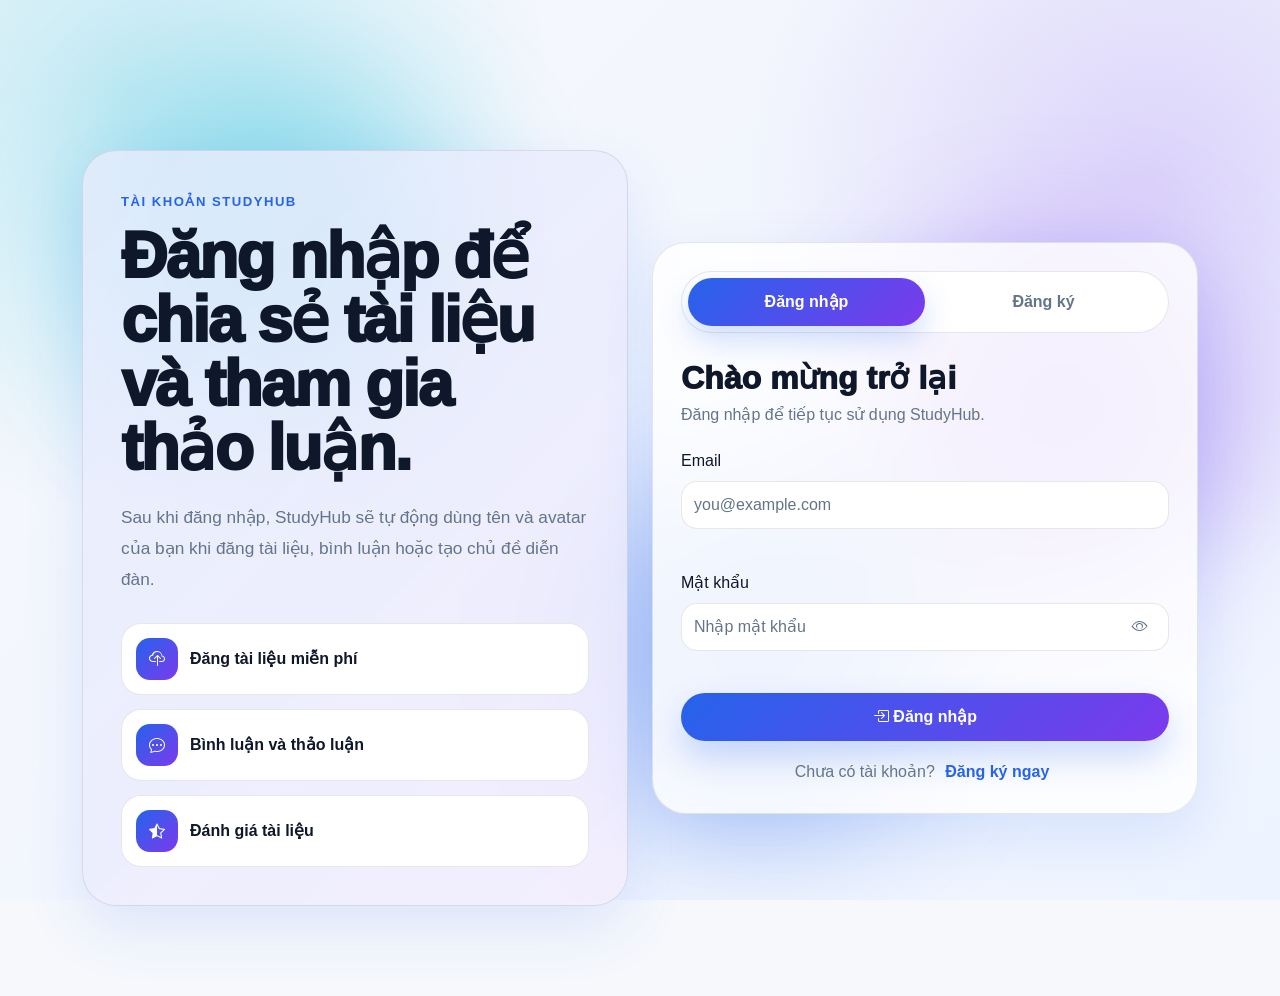
<file: login.html>
<!doctype html>
<html lang="vi">
  <head>
    <meta charset="UTF-8" />
    <meta name="viewport" content="width=device-width, initial-scale=1.0" />
    <title>Đăng nhập - StudyHub</title>

    <link
      href="https://cdn.jsdelivr.net/npm/bootstrap@5.3.3/dist/css/bootstrap.min.css"
      rel="stylesheet"
    />

    <link
      href="https://cdn.jsdelivr.net/npm/bootstrap-icons@1.11.3/font/bootstrap-icons.css"
      rel="stylesheet"
    />

    <link rel="stylesheet" href="./assets/css/base.css" />
    <link rel="stylesheet" href="./assets/css/components.css" />
    <link rel="stylesheet" href="./assets/css/login.css" />
    <link rel="stylesheet" href="./assets/css/responsive.css" />
  </head>

  <body>
    <div class="app-bg">
      <div class="blur-circle blur-1"></div>
      <div class="blur-circle blur-2"></div>
      <div class="blur-circle blur-3"></div>
    </div>

    <!-- LOGIN PAGE -->
    <main class="auth-page">
      <div class="container">
        <div class="row g-4 align-items-center">
          <div class="col-lg-6">
            <div class="auth-intro">
              <span class="section-kicker">Tài khoản StudyHub</span>

              <h1>Đăng nhập để chia sẻ tài liệu và tham gia thảo luận.</h1>

              <p>
                Sau khi đăng nhập, StudyHub sẽ tự động dùng tên và avatar của
                bạn khi đăng tài liệu, bình luận hoặc tạo chủ đề diễn đàn.
              </p>

              <div class="auth-benefits">
                <div>
                  <i class="bi bi-cloud-upload"></i>
                  <span>Đăng tài liệu miễn phí</span>
                </div>

                <div>
                  <i class="bi bi-chat-dots"></i>
                  <span>Bình luận và thảo luận</span>
                </div>

                <div>
                  <i class="bi bi-star-half"></i>
                  <span>Đánh giá tài liệu</span>
                </div>
              </div>
            </div>
          </div>

          <div class="col-lg-6">
            <div class="auth-card">
              <div class="auth-tabs">
                <button id="loginTab" class="auth-tab active" type="button">
                  Đăng nhập
                </button>

                <button id="registerTab" class="auth-tab" type="button">
                  Đăng ký
                </button>
              </div>

              <!-- LOGIN FORM -->
              <form id="loginForm" class="auth-form" novalidate>
                <div class="auth-form-title">
                  <h2>Chào mừng trở lại</h2>
                  <p>Đăng nhập để tiếp tục sử dụng StudyHub.</p>
                </div>

                <div class="mb-3">
                  <label class="form-label">Email</label>
                  <input
                    type="email"
                    id="loginEmail"
                    class="form-control auth-control"
                    placeholder="you@example.com"
                  />
                  <small id="loginEmailError" class="error-message"></small>
                </div>

                <div class="mb-3">
                  <label class="form-label">Mật khẩu</label>
                  <div class="password-box">
                    <input
                      type="password"
                      id="loginPassword"
                      class="form-control auth-control"
                      placeholder="Nhập mật khẩu"
                    />

                    <button
                      class="password-toggle"
                      type="button"
                      data-target="loginPassword"
                    >
                      <i class="bi bi-eye"></i>
                    </button>
                  </div>
                  <small id="loginPasswordError" class="error-message"></small>
                </div>

                <button id="loginBtn" type="submit" class="btn btn-main w-100">
                  <i class="bi bi-box-arrow-in-right"></i>
                  Đăng nhập
                </button>

                <p class="auth-note">
                  Chưa có tài khoản?
                  <button id="goRegisterBtn" type="button">Đăng ký ngay</button>
                </p>
              </form>

              <!-- REGISTER FORM -->
              <form id="registerForm" class="auth-form d-none" novalidate>
                <div class="auth-form-title">
                  <h2>Tạo tài khoản mới</h2>
                  <p>Đăng ký để bắt đầu chia sẻ tài liệu học tập.</p>
                </div>

                <div class="mb-3">
                  <label class="form-label">Họ và tên</label>
                  <input
                    type="text"
                    id="registerFullName"
                    class="form-control auth-control"
                    placeholder="VD: Nguyễn Văn A"
                  />
                  <small
                    id="registerFullNameError"
                    class="error-message"
                  ></small>
                </div>
                <div class="mb-3">
                  <label class="form-label">Tên hiển thị</label>
                  <input
                    type="text"
                    id="registerDisplayName"
                    class="form-control auth-control"
                    placeholder="VD: Kurosaki, linh3636, ...."
                  />
                  <small
                    id="registerDisplayNameError"
                    class="error-message"
                  ></small>
                </div>
                <div class="mb-3">
                  <label class="form-label">Email</label>
                  <input
                    type="email"
                    id="registerEmail"
                    class="form-control auth-control"
                    placeholder="you@example.com"
                  />
                  <small id="registerEmailError" class="error-message"></small>
                </div>

                <div class="mb-3">
                  <label class="form-label">Link avatar</label>
                  <input
                    type="text"
                    id="registerAvatar"
                    class="form-control auth-control"
                    placeholder="Có thể bỏ trống"
                  />
                  <small id="registerAvatarError" class="error-message"></small>
                </div>

                <div class="mb-3">
                  <label class="form-label">Mật khẩu</label>
                  <div class="password-box">
                    <input
                      type="password"
                      id="registerPassword"
                      class="form-control auth-control"
                      placeholder="Ít nhất 6 ký tự"
                    />

                    <button
                      class="password-toggle"
                      type="button"
                      data-target="registerPassword"
                    >
                      <i class="bi bi-eye"></i>
                    </button>
                  </div>
                  <small
                    id="registerPasswordError"
                    class="error-message"
                  ></small>
                </div>

                <div class="mb-3">
                  <label class="form-label">Nhập lại mật khẩu</label>
                  <div class="password-box">
                    <input
                      type="password"
                      id="registerConfirmPassword"
                      class="form-control auth-control"
                      placeholder="Nhập lại mật khẩu"
                    />

                    <button
                      class="password-toggle"
                      type="button"
                      data-target="registerConfirmPassword"
                    >
                      <i class="bi bi-eye"></i>
                    </button>
                  </div>
                  <small
                    id="registerConfirmPasswordError"
                    class="error-message"
                  ></small>
                </div>

                <button
                  id="registerBtn"
                  type="submit"
                  class="btn btn-main w-100"
                >
                  <i class="bi bi-person-plus"></i>
                  Tạo tài khoản
                </button>

                <p class="auth-note">
                  Đã có tài khoản?
                  <button id="goLoginBtn" type="button">Đăng nhập</button>
                </p>
              </form>
            </div>
          </div>
        </div>
      </div>
    </main>

    <!-- TOAST -->
    <div class="toast-container position-fixed top-0 end-0 p-3">
      <div id="appToast" class="toast study-toast" role="alert">
        <div class="toast-header">
          <i id="toastIcon" class="bi bi-bell-fill me-2 text-primary"></i>
          <strong class="me-auto">StudyHub</strong>
          <button
            type="button"
            class="btn-close"
            data-bs-dismiss="toast"
          ></button>
        </div>

        <div id="toastMessage" class="toast-body">Thông báo</div>
      </div>
    </div>

    <button id="backToTop" class="back-to-top" type="button">
      <i class="bi bi-arrow-up"></i>
    </button>

    <script src="https://code.jquery.com/jquery-3.7.1.min.js"></script>

    <script src="https://cdn.jsdelivr.net/npm/bootstrap@5.3.3/dist/js/bootstrap.bundle.min.js"></script>

    <script src="./assets/js/config.js"></script>
    <script src="./assets/js/auth.js"></script>
    <script src="./assets/js/api.js"></script>
    <script src="./assets/js/ui.js"></script>
    <script src="./assets/js/login.js"></script>
  </body>
</html>
</file>
<file: assets/css/base.css>
/* ===============================
   BASE STYLE
================================ */
:root {
    --primary: #2563eb;
    --primary-dark: #1d4ed8;
    --secondary: #7c3aed;
    --accent: #06b6d4;
    --success: #16a34a;
    --warning: #f59e0b;
    --danger: #ef4444;

    --bg: #f6f8fc;
    --bg-soft: #eef4ff;
    --card: rgba(255, 255, 255, 0.82);
    --card-solid: #ffffff;

    --text: #0f172a;
    --muted: #64748b;
    --border: rgba(15, 23, 42, 0.1);

    --shadow: 0 22px 60px rgba(37, 99, 235, 0.12);
    --radius: 28px;
}

body[data-theme="dark"] {
    --bg: #0f172a;
    --bg-soft: #111c32;
    --card: rgba(30, 41, 59, 0.78);
    --card-solid: #1e293b;

    --text: #e5e7eb;
    --muted: #94a3b8;
    --border: rgba(226, 232, 240, 0.12);

    --shadow: 0 24px 70px rgba(0, 0, 0, 0.35);
}

* {
    box-sizing: border-box;
}

html {
    scroll-behavior: smooth;
}

body {
    min-height: 100vh;
    margin: 0;
    font-family: "Segoe UI", sans-serif;
    color: var(--text);
    background: var(--bg);
    overflow-x: hidden;
}

a {
    text-decoration: none;
}

img {
    max-width: 100%;
}

.section-padding {
    padding: 90px 0;
}

.section-heading {
    max-width: 760px;
    margin: 0 auto;
}

.section-kicker {
    display: inline-block;
    margin-bottom: 12px;
    color: var(--primary);
    font-size: 0.82rem;
    font-weight: 900;
    letter-spacing: 1.5px;
    text-transform: uppercase;
}

.section-heading h2 {
    font-size: clamp(2rem, 4vw, 3.4rem);
    font-weight: 900;
    letter-spacing: -1px;
}

.section-heading p {
    color: var(--muted);
    font-size: 1.05rem;
}

/* ===============================
   BACKGROUND
================================ */
.app-bg {
    position: fixed;
    inset: 0;
    z-index: -10;
    overflow: hidden;
    background:
        radial-gradient(circle at 10% 10%, rgba(6, 182, 212, 0.2), transparent 30%),
        radial-gradient(circle at 90% 20%, rgba(124, 58, 237, 0.18), transparent 30%),
        linear-gradient(135deg, var(--bg), var(--bg-soft));
}

body[data-theme="dark"] .app-bg {
    background:
        radial-gradient(circle at 10% 10%, rgba(6, 182, 212, 0.13), transparent 30%),
        radial-gradient(circle at 90% 20%, rgba(124, 58, 237, 0.16), transparent 30%),
        linear-gradient(135deg, #0f172a, #111827 55%, #0b1120);
}

.blur-circle {
    position: absolute;
    width: 360px;
    height: 360px;
    border-radius: 50%;
    filter: blur(70px);
    opacity: 0.35;
    animation: floatBlur 8s infinite alternate ease-in-out;
}

.blur-1 {
    top: 8%;
    left: 8%;
    background: var(--accent);
}

.blur-2 {
    top: 28%;
    right: 4%;
    background: var(--secondary);
    animation-delay: 1s;
}

.blur-3 {
    bottom: 8%;
    left: 45%;
    background: var(--primary);
    animation-delay: 2s;
}

@keyframes floatBlur {
    from {
        transform: translateY(0) scale(1);
    }

    to {
        transform: translateY(-35px) scale(1.08);
    }
}
</file>
<file: assets/css/components.css>
/* ===============================
   NAVBAR
================================ */
.study-navbar {
    padding: 14px 0;
    background: rgba(255, 255, 255, 0.78);
    border-bottom: 1px solid var(--border);
    backdrop-filter: blur(18px);
    box-shadow: 0 10px 35px rgba(15, 23, 42, 0.06);
}

body[data-theme="dark"] .study-navbar {
    background: rgba(15, 23, 42, 0.78);
}

.brand-logo {
    width: 46px;
    height: 46px;
    display: grid;
    place-items: center;
    border-radius: 16px;
    color: white;
    font-size: 22px;
    background: linear-gradient(135deg, var(--primary), var(--secondary));
    box-shadow: 0 12px 30px rgba(37, 99, 235, 0.28);
}

.brand-text {
    display: flex;
    flex-direction: column;
    color: var(--text);
    font-size: 1.35rem;
    font-weight: 900;
    line-height: 1.05;
}

.brand-text small {
    color: var(--muted);
    font-size: 0.68rem;
    font-weight: 700;
}

.nav-link {
    position: relative;
    color: var(--muted) !important;
    font-weight: 700;
}

.nav-link:hover,
.nav-link.active {
    color: var(--primary) !important;
}

.nav-link.active::after {
    content: "";
    position: absolute;
    left: 10px;
    right: 10px;
    bottom: 4px;
    height: 3px;
    border-radius: 999px;
    background: linear-gradient(90deg, var(--primary), var(--accent));
}

.custom-toggler {
    border: 0;
    color: var(--text);
    font-size: 1.7rem;
}

.custom-toggler:focus {
    box-shadow: none;
}

/* ===============================
   BUTTONS
================================ */
.btn-main,
.btn-primary-soft {
    border: 0;
    border-radius: 999px;
    padding: 12px 22px;
    color: white;
    font-weight: 800;
    background: linear-gradient(135deg, var(--primary), var(--secondary));
    box-shadow: 0 16px 35px rgba(37, 99, 235, 0.24);
    transition: 0.25s;
}

.btn-main:hover,
.btn-primary-soft:hover {
    color: white;
    transform: translateY(-3px);
    box-shadow: 0 22px 45px rgba(37, 99, 235, 0.34);
}

.btn-ghost {
    border: 1px solid var(--border);
    border-radius: 999px;
    padding: 12px 22px;
    color: var(--text);
    font-weight: 800;
    background: var(--card);
    backdrop-filter: blur(12px);
    transition: 0.25s;
}

.btn-ghost:hover {
    color: var(--primary);
    transform: translateY(-3px);
    border-color: rgba(37, 99, 235, 0.25);
}

/* ===============================
   THEME TOGGLE
================================ */
.theme-toggle {
    border: 1px solid var(--border);
    border-radius: 999px;
    padding: 10px 16px;
    color: var(--text);
    background: var(--card);
    display: flex;
    align-items: center;
    gap: 8px;
    font-weight: 800;
    transition: 0.25s;
}

.theme-toggle:hover {
    color: white;
    background: linear-gradient(135deg, var(--primary), var(--secondary));
    transform: translateY(-3px);
}

/* ===============================
   CARDS
================================ */
.stat-card,
.feature-card,
.content-panel,
.cta-card,
.footer-card {
    background: var(--card);
    border: 1px solid var(--border);
    border-radius: var(--radius);
    box-shadow: var(--shadow);
    backdrop-filter: blur(18px);
}

.stat-card {
    padding: 28px;
    transition: 0.25s;
}

.stat-card:hover {
    transform: translateY(-7px);
}

.stat-card i {
    width: 54px;
    height: 54px;
    display: grid;
    place-items: center;
    border-radius: 18px;
    color: white;
    font-size: 24px;
    background: linear-gradient(135deg, var(--primary), var(--accent));
}

.stat-card h3 {
    margin-top: 22px;
    font-size: 2.2rem;
    font-weight: 950;
}

.stat-card p {
    margin: 0;
    color: var(--muted);
    font-weight: 600;
}

.feature-card {
    height: 100%;
    padding: 28px;
    transition: 0.25s;
}

.feature-card:hover {
    transform: translateY(-8px);
}

.feature-icon {
    width: 58px;
    height: 58px;
    display: grid;
    place-items: center;
    margin-bottom: 22px;
    border-radius: 20px;
    color: white;
    font-size: 26px;
}

.feature-icon.blue {
    background: linear-gradient(135deg, #2563eb, #60a5fa);
}

.feature-icon.cyan {
    background: linear-gradient(135deg, #0891b2, #22d3ee);
}

.feature-icon.purple {
    background: linear-gradient(135deg, #7c3aed, #c084fc);
}

.feature-icon.green {
    background: linear-gradient(135deg, #16a34a, #4ade80);
}

.feature-card h5 {
    font-weight: 900;
}

.feature-card p {
    color: var(--muted);
    line-height: 1.7;
}

/* ===============================
   FOOTER
================================ */
.study-footer {
    padding: 40px 0 60px;
}

.footer-card {
    padding: 34px;
}

.footer-brand {
    display: flex;
    gap: 18px;
    align-items: flex-start;
}

.footer-brand .studyhub-logo {
    margin-top: 4px;
}

.footer-brand h4 {
    font-weight: 950;
    margin-bottom: 8px;
}

.footer-brand p {
    color: var(--muted);
    margin: 0;
    line-height: 1.7;
}

.footer-card h6 {
    color: var(--primary);
    font-weight: 900;
    text-transform: uppercase;
    letter-spacing: 1px;
    font-size: 0.78rem;
    margin-bottom: 14px;
}

.footer-card a,
.footer-card span {
    display: block;
    color: var(--muted);
    margin-bottom: 9px;
    font-weight: 600;
}

.footer-card a:hover {
    color: var(--primary);
}

.footer-bottom {
    display: flex;
    justify-content: space-between;
    gap: 20px;
    margin-top: 28px;
    padding-top: 20px;
    border-top: 1px solid var(--border);
    flex-wrap: wrap;
}

.footer-bottom p {
    color: var(--muted);
    margin: 0;
}

/* ===============================
   BACK TO TOP
================================ */
.back-to-top {
    position: fixed;
    right: 24px;
    bottom: 24px;
    z-index: 99;
    width: 48px;
    height: 48px;
    display: none;
    place-items: center;
    border: 0;
    border-radius: 50%;
    color: white;
    background: linear-gradient(135deg, var(--primary), var(--secondary));
    box-shadow: var(--shadow);
}
/* ===============================
   FIX BACK TO TOP BUTTON
================================ */
.back-to-top {
    position: fixed !important;
    right: 28px !important;
    bottom: 28px !important;
    z-index: 999 !important;

    width: 52px;
    height: 52px;

    display: none;
    align-items: center;
    justify-content: center;

    border: none;
    border-radius: 50%;

    color: white;
    font-size: 20px;

    background: linear-gradient(135deg, var(--primary), var(--secondary));
    box-shadow: 0 18px 40px rgba(37, 99, 235, 0.35);

    cursor: pointer;
    transition: 0.25s;
}

.back-to-top:hover {
    transform: translateY(-5px);
    box-shadow: 0 24px 55px rgba(37, 99, 235, 0.45);
}

.back-to-top i {
    line-height: 1;
}

/* Mobile cho nút nhỏ lại */
@media (max-width: 576px) {
    .back-to-top {
        right: 18px !important;
        bottom: 18px !important;
        width: 46px;
        height: 46px;
        font-size: 18px;
    }
}
/* ===============================
   STUDYHUB LOGO CUSTOM
================================ */
.studyhub-logo {
    position: relative;
    flex: 0 0 auto;

    width: 54px;
    height: 54px;

    display: grid;
    place-items: center;

    border-radius: 18px;
    color: white;

    background:
        radial-gradient(circle at 25% 20%, rgba(255, 255, 255, 0.45), transparent 24%),
        linear-gradient(135deg, var(--primary), var(--accent), var(--secondary));

    box-shadow:
        0 16px 36px rgba(37, 99, 235, 0.28),
        inset 0 1px 0 rgba(255, 255, 255, 0.35);
}

.studyhub-logo::after {
    content: "";
    position: absolute;
    inset: -5px;
    border-radius: 22px;
    border: 1px solid rgba(37, 99, 235, 0.18);
    opacity: 0.9;
}

.logo-book {
    font-size: 27px;
    transform: translate(-3px, 2px);
}

.logo-chat {
    position: absolute;
    right: -6px;
    bottom: -5px;

    width: 26px;
    height: 26px;

    display: grid;
    place-items: center;

    border-radius: 50%;
    color: white;
    font-size: 12px;

    background: linear-gradient(135deg, #16a34a, #22c55e);
    border: 3px solid var(--card-solid);

    box-shadow: 0 10px 22px rgba(22, 163, 74, 0.3);
}



.footer-logo .logo-book {
    font-size: 29px;
}

.footer-logo .logo-chat {
    width: 28px;
    height: 28px;
}

/* Dark mode border cho icon chat không bị lạc */
body[data-theme="dark"] .logo-chat {
    border-color: var(--card-solid);
}
/* ===============================
   STUDYHUB LOGO - CLEAN BRAND
================================ */
.studyhub-logo {
    position: relative;
    flex: 0 0 auto;

    width: 58px;
    height: 58px;

    display: grid;
    place-items: center;

    border-radius: 20px;
    overflow: hidden;

    background:
        linear-gradient(135deg, #2563eb 0%, #06b6d4 48%, #7c3aed 100%);

    box-shadow:
        0 18px 38px rgba(37, 99, 235, 0.28),
        inset 0 1px 0 rgba(255, 255, 255, 0.35);
}

/* vệt sáng góc trên */
.studyhub-logo::before {
    content: "";
    position: absolute;
    width: 90px;
    height: 90px;
    top: -52px;
    left: -40px;
    border-radius: 50%;
    background: rgba(255, 255, 255, 0.38);
}

/* đường gạch giống trang sách */
.studyhub-logo::after {
    content: "";
    position: absolute;
    right: 9px;
    bottom: 10px;

    width: 23px;
    height: 4px;

    border-radius: 999px;
    background: rgba(255, 255, 255, 0.75);
}

.logo-mark {
    position: relative;
    z-index: 2;

    color: white;
    font-size: 1.05rem;
    font-weight: 950;
    letter-spacing: -1px;
}

/* Footer logo hơi to hơn chút */


/* Dark mode cho logo nổi hơn */
body[data-theme="dark"] .studyhub-logo {
    box-shadow:
        0 18px 42px rgba(6, 182, 212, 0.18),
        inset 0 1px 0 rgba(255, 255, 255, 0.28);
}
/* ===============================
   FIX FOOTER LOGO
================================ */
.studyhub-footer-logo {
    position: relative;
    flex: 0 0 auto;

    width: 58px;
    height: 58px;

    display: grid;
    place-items: center;

    border-radius: 20px;
    overflow: hidden;

    color: white;
    font-size: 1.08rem;
    font-weight: 950;
    letter-spacing: -1px;

    background: linear-gradient(135deg, #2563eb 0%, #06b6d4 48%, #7c3aed 100%);

    box-shadow:
        0 18px 38px rgba(37, 99, 235, 0.22),
        inset 0 1px 0 rgba(255, 255, 255, 0.35);
}

.studyhub-footer-logo::before {
    content: "";
    position: absolute;
    width: 86px;
    height: 86px;
    top: -54px;
    left: -38px;
    border-radius: 50%;
    background: rgba(255, 255, 255, 0.38);
}

.studyhub-footer-logo::after {
    content: "";
    position: absolute;
    right: 9px;
    bottom: 10px;
    width: 22px;
    height: 4px;
    border-radius: 999px;
    background: rgba(255, 255, 255, 0.75);
}

.studyhub-footer-logo span {
    position: relative;
    z-index: 2;
}

body[data-theme="dark"] .studyhub-footer-logo {
    box-shadow:
        0 18px 42px rgba(6, 182, 212, 0.16),
        inset 0 1px 0 rgba(255, 255, 255, 0.28);
}
/* ===============================
   FIX STUDYHUB LOGO FINAL
================================ */
.studyhub-logo,
.studyhub-footer-logo {
    position: relative;
    flex: 0 0 auto;

    width: 58px;
    height: 58px;

    display: flex;
    align-items: center;
    justify-content: center;

    border-radius: 18px;
    overflow: hidden;

    background: linear-gradient(135deg, #2563eb 0%, #06b6d4 48%, #7c3aed 100%);

    box-shadow:
        0 18px 38px rgba(37, 99, 235, 0.22),
        inset 0 1px 0 rgba(255, 255, 255, 0.35);
}

.studyhub-logo::before,
.studyhub-footer-logo::before {
    content: "";
    position: absolute;
    width: 90px;
    height: 90px;
    top: -55px;
    left: -42px;
    border-radius: 50%;
    background: rgba(255, 255, 255, 0.32);
}

/* Xóa cái gạch trắng gây xấu */
.studyhub-logo::after,
.studyhub-footer-logo::after {
    display: none;
}

.logo-mark,
.studyhub-footer-logo span {
    position: relative;
    z-index: 2;

    color: white;
    font-size: 1rem;
    font-weight: 950;
    letter-spacing: -0.5px;

    line-height: 1;
    transform: translateY(0);
}
/* ===============================
   USER NAVBAR MENU
================================ */
.user-menu-btn {
    min-height: 46px;
    display: flex;
    align-items: center;
    gap: 10px;

    padding: 6px 14px 6px 7px;

    border: 1px solid var(--border);
    border-radius: 999px;

    color: var(--text);
    background: var(--card);
    backdrop-filter: blur(14px);

    font-weight: 900;
    transition: 0.25s;
}

.user-menu-btn:hover {
    transform: translateY(-2px);
    border-color: rgba(37, 99, 235, 0.3);
    box-shadow: 0 14px 32px rgba(37, 99, 235, 0.14);
}

.user-menu-btn img {
    width: 34px;
    height: 34px;

    border-radius: 50%;
    object-fit: cover;

    border: 2px solid rgba(37, 99, 235, 0.18);
}

.user-menu-btn span {
    max-width: 110px;
    overflow: hidden;
    white-space: nowrap;
    text-overflow: ellipsis;
}

.user-dropdown {
    padding: 10px;
    border: 1px solid var(--border);
    border-radius: 18px;
    background: var(--card-solid);
    box-shadow: var(--shadow);
}

.user-dropdown .dropdown-item {
    display: flex;
    align-items: center;
    gap: 10px;

    padding: 10px 12px;
    border-radius: 12px;

    color: var(--text);
    font-weight: 700;
}

.user-dropdown .dropdown-item:hover {
    background: rgba(37, 99, 235, 0.08);
    color: var(--primary);
}

.user-dropdown .dropdown-item.text-danger:hover {
    background: rgba(239, 68, 68, 0.08);
    color: var(--danger) !important;
}
/* ===============================
   FIX STUDYHUB TOAST
================================ */
.study-toast {
    overflow: hidden;
    border: 1px solid var(--border);
    border-radius: 18px;
    background: var(--card-solid);
    color: var(--text);
    box-shadow: var(--shadow);
    backdrop-filter: blur(18px);
}

.study-toast .toast-header {
    background: var(--card-solid);
    color: var(--text);
    border-bottom: 1px solid var(--border);
}

.study-toast .toast-body {
    background: var(--card-solid);
    color: var(--text);
    font-weight: 600;
}

.study-toast .btn-close {
    filter: none;
}

body[data-theme="dark"] .study-toast {
    background: #1e293b;
    color: #e5e7eb;
}

body[data-theme="dark"] .study-toast .toast-header,
body[data-theme="dark"] .study-toast .toast-body {
    background: #1e293b;
    color: #e5e7eb;
}

body[data-theme="dark"] .study-toast .btn-close {
    filter: invert(1) grayscale(100%);
}
</file>
<file: assets/css/login.css>
/* ===============================
   LOGIN PAGE
================================ */
.auth-page {
    min-height: 100vh;
    padding: 150px 0 90px;
    display: flex;
    align-items: center;
}

.auth-intro {
    padding: 38px;
    border-radius: 34px;
    background:
        linear-gradient(135deg, rgba(37, 99, 235, 0.1), rgba(124, 58, 237, 0.08)),
        var(--card);
    border: 1px solid var(--border);
    box-shadow: var(--shadow);
    backdrop-filter: blur(18px);
}

.auth-intro h1 {
    max-width: 680px;
    font-size: clamp(2.3rem, 5vw, 4.5rem);
    font-weight: 950;
    line-height: 1;
    letter-spacing: -2px;
}

.auth-intro p {
    margin-top: 22px;
    color: var(--muted);
    font-size: 1.08rem;
    line-height: 1.8;
}

.auth-benefits {
    display: grid;
    gap: 14px;
    margin-top: 28px;
}

.auth-benefits div {
    display: flex;
    align-items: center;
    gap: 12px;
    padding: 14px;
    border-radius: 20px;
    background: var(--card-solid);
    border: 1px solid var(--border);
}

.auth-benefits i {
    width: 42px;
    height: 42px;
    display: grid;
    place-items: center;
    border-radius: 14px;
    color: white;
    background: linear-gradient(135deg, var(--primary), var(--secondary));
}

.auth-benefits span {
    font-weight: 800;
}

/* AUTH CARD */
.auth-card {
    padding: 28px;
    border-radius: 34px;
    background: var(--card);
    border: 1px solid var(--border);
    box-shadow: var(--shadow);
    backdrop-filter: blur(18px);
}

.auth-tabs {
    display: grid;
    grid-template-columns: 1fr 1fr;
    padding: 6px;
    border-radius: 999px;
    background: var(--card-solid);
    border: 1px solid var(--border);
    margin-bottom: 26px;
}

.auth-tab {
    border: 0;
    padding: 12px;
    border-radius: 999px;
    color: var(--muted);
    background: transparent;
    font-weight: 900;
    transition: 0.25s;
}

.auth-tab.active {
    color: white;
    background: linear-gradient(135deg, var(--primary), var(--secondary));
    box-shadow: 0 14px 30px rgba(37, 99, 235, 0.22);
}

.auth-form-title {
    margin-bottom: 22px;
}

.auth-form-title h2 {
    font-weight: 950;
    margin-bottom: 6px;
}

.auth-form-title p {
    color: var(--muted);
    margin: 0;
}

.auth-control {
    min-height: 48px;
    border-radius: 16px;
    border-color: var(--border);
    color: var(--text);
    background: var(--card-solid);
}

.auth-control::placeholder {
    color: var(--muted);
}

.auth-control:focus {
    color: var(--text);
    background: var(--card-solid);
    border-color: rgba(37, 99, 235, 0.45);
    box-shadow: 0 0 0 4px rgba(37, 99, 235, 0.12);
}

.password-box {
    position: relative;
}

.password-box .auth-control {
    padding-right: 52px;
}

.password-toggle {
    position: absolute;
    top: 50%;
    right: 10px;
    width: 38px;
    height: 38px;
    display: grid;
    place-items: center;
    transform: translateY(-50%);
    border: 0;
    border-radius: 12px;
    color: var(--muted);
    background: transparent;
}

.password-toggle:hover {
    color: var(--primary);
    background: rgba(37, 99, 235, 0.08);
}

.auth-note {
    margin: 18px 0 0;
    text-align: center;
    color: var(--muted);
}

.auth-note button {
    border: 0;
    color: var(--primary);
    background: transparent;
    font-weight: 900;
}

.error-message {
    display: block;
    min-height: 20px;
    margin-top: 6px;
    color: var(--danger);
    font-size: 0.875rem;
    font-weight: 600;
}

.input-error {
    border-color: var(--danger) !important;
}

.input-success {
    border-color: var(--success) !important;
}

.study-toast {
    border: 1px solid var(--border);
    border-radius: 18px;
    overflow: hidden;
    box-shadow: var(--shadow);
}

.active-login-btn {
    pointer-events: none;
}

@media (max-width: 992px) {
    .auth-page {
        padding-top: 125px;
    }
}

@media (max-width: 576px) {

    .auth-intro,
    .auth-card {
        padding: 24px;
        border-radius: 24px;
    }
}
</file>
<file: assets/css/responsive.css>
/* ===============================
   RESPONSIVE
================================ */
@media (max-width: 992px) {
    .navbar-collapse {
        margin-top: 14px;
        padding: 16px;
        border-radius: 22px;
        background: var(--card);
        border: 1px solid var(--border);
    }

    .nav-link.active::after {
        display: none;
    }

    .hero-section {
        padding-top: 130px;
    }

    .floating-note {
        display: none;
    }

    .cta-card {
        align-items: flex-start;
        flex-direction: column;
    }
}

@media (max-width: 768px) {
    .section-padding {
        padding: 70px 0;
    }

    .hero-title {
        letter-spacing: -1.5px;
    }

    .preview-document-card {
        flex-direction: column;
    }

    .footer-bottom {
        flex-direction: column;
    }
}

@media (max-width: 576px) {
    .brand-text small {
        display: none;
    }

    .hero-section {
        padding-top: 115px;
    }

    .hero-trust {
        display: grid;
        grid-template-columns: 1fr;
    }

    .hero-preview {
        padding: 20px;
        border-radius: 26px;
    }

    .stat-card,
    .feature-card,
    .content-panel,
    .cta-card,
    .footer-card {
        border-radius: 22px;
    }

    .footer-brand {
        flex-direction: column;
    }
}
</file>
